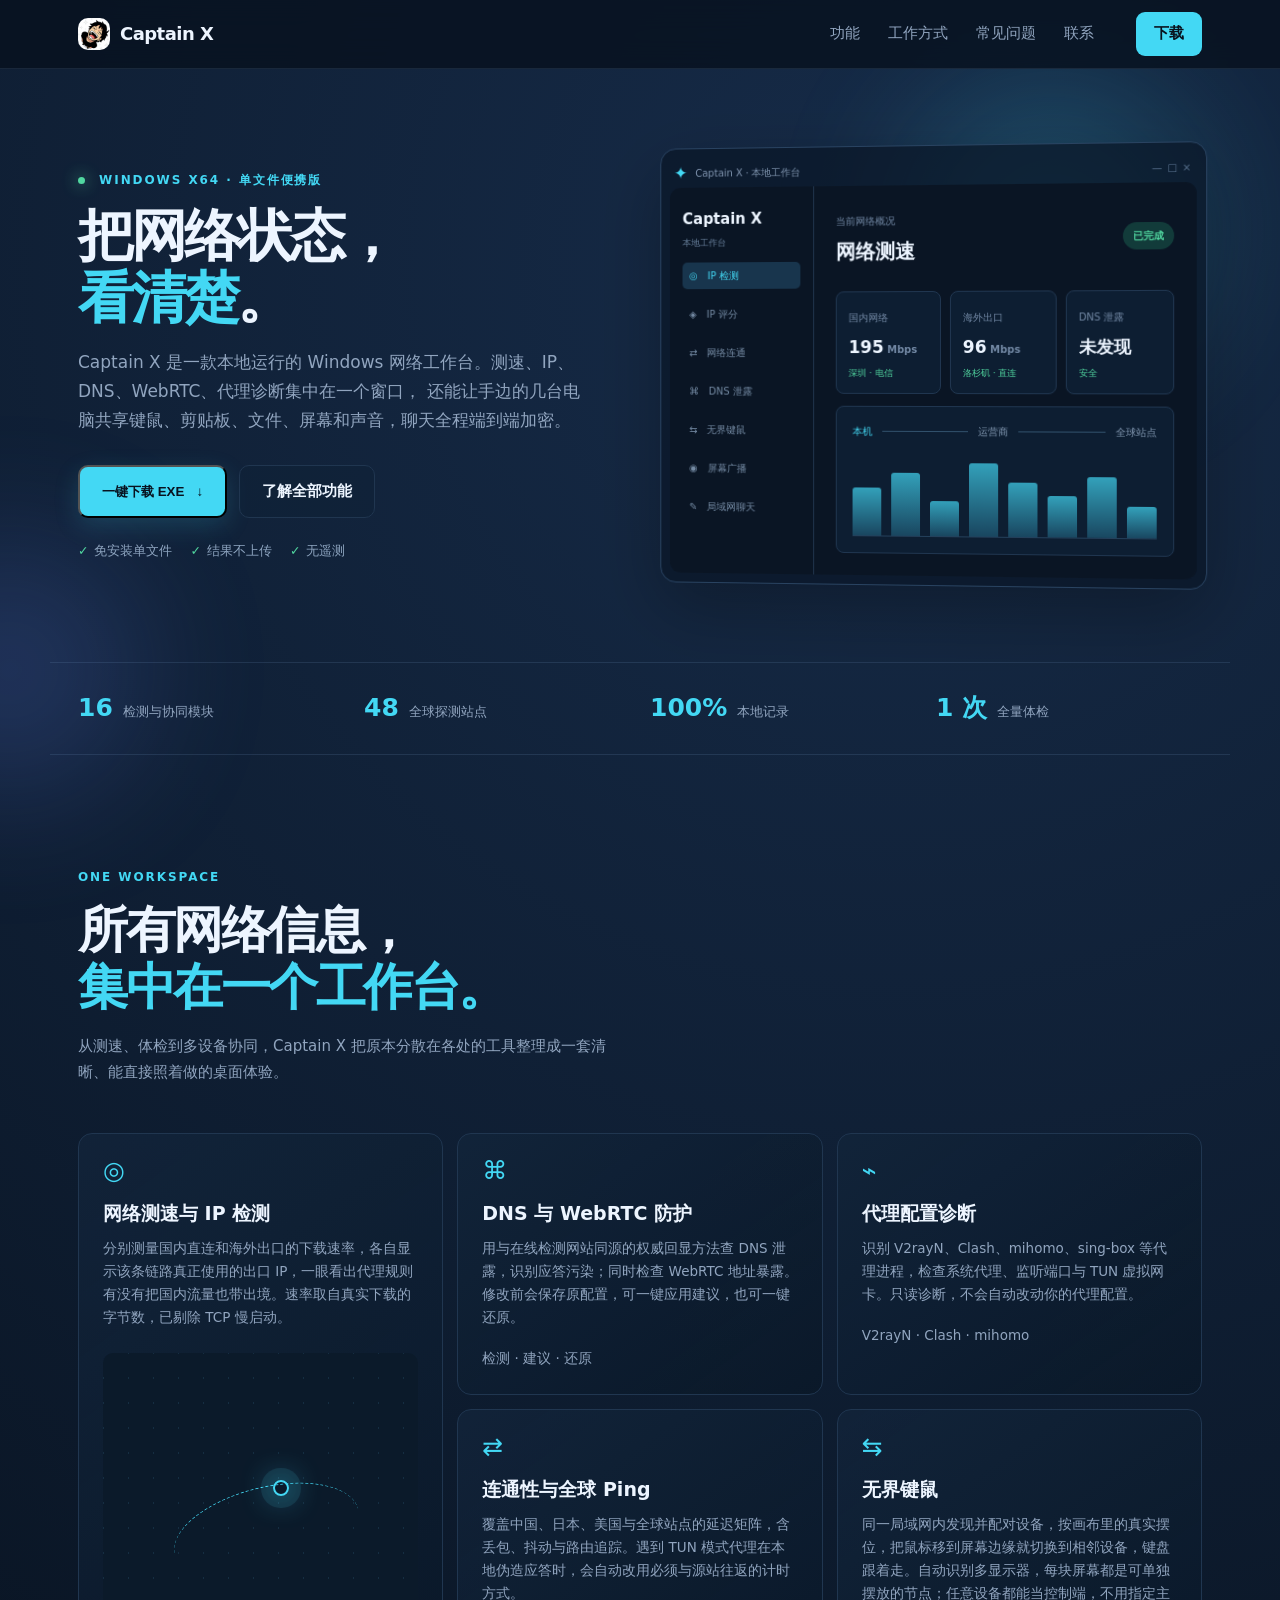
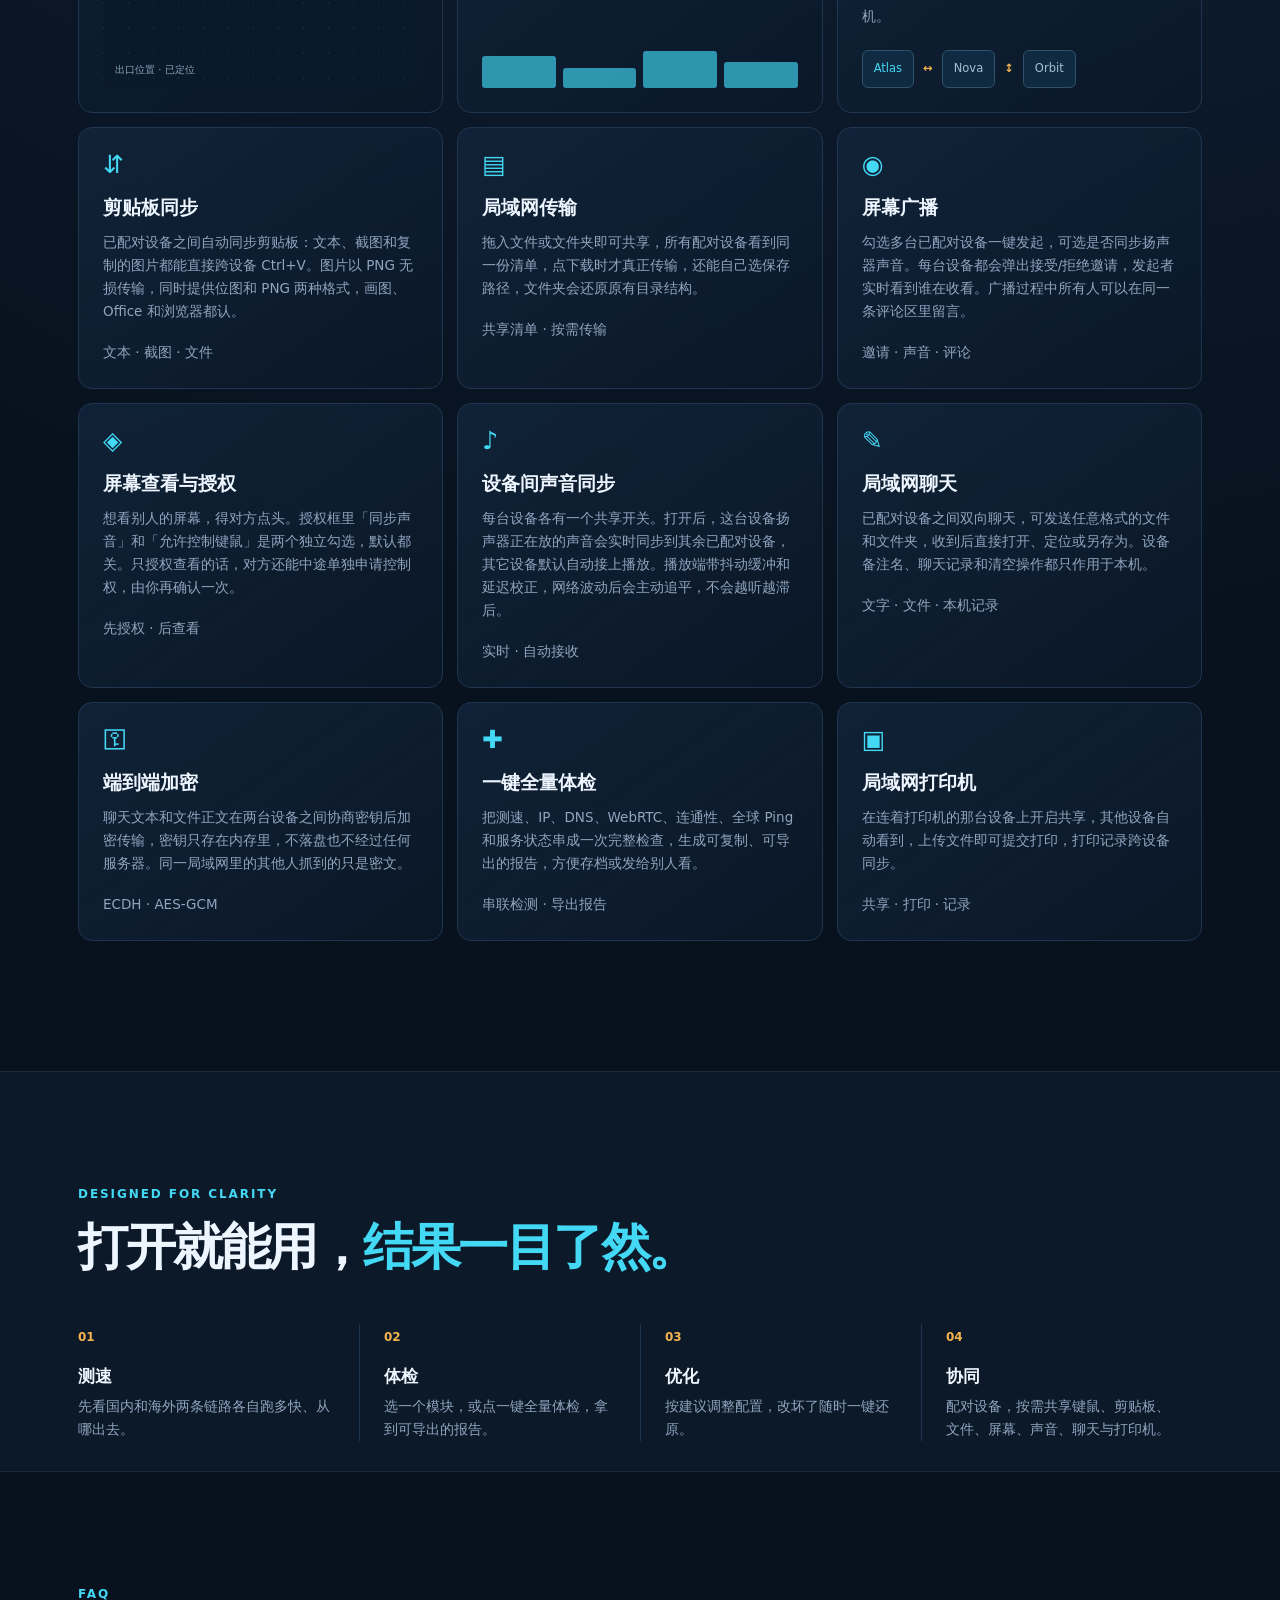
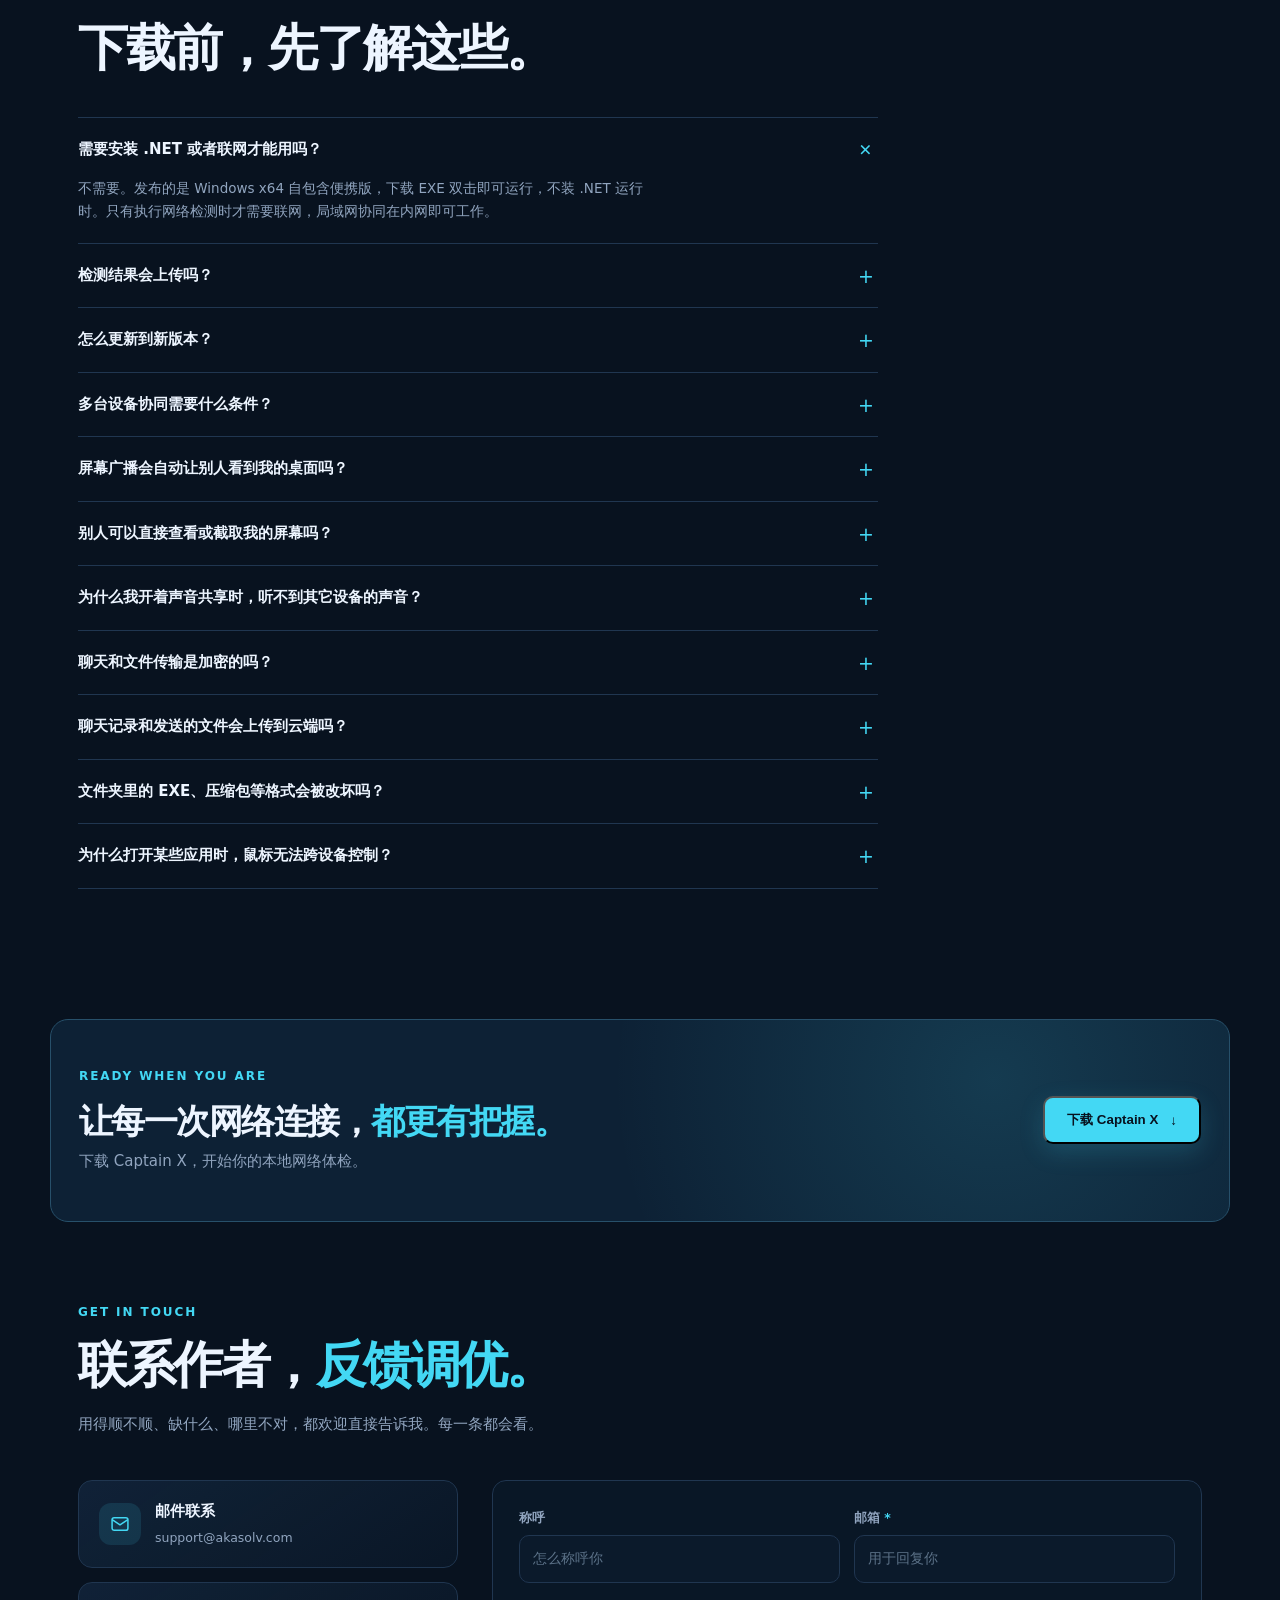
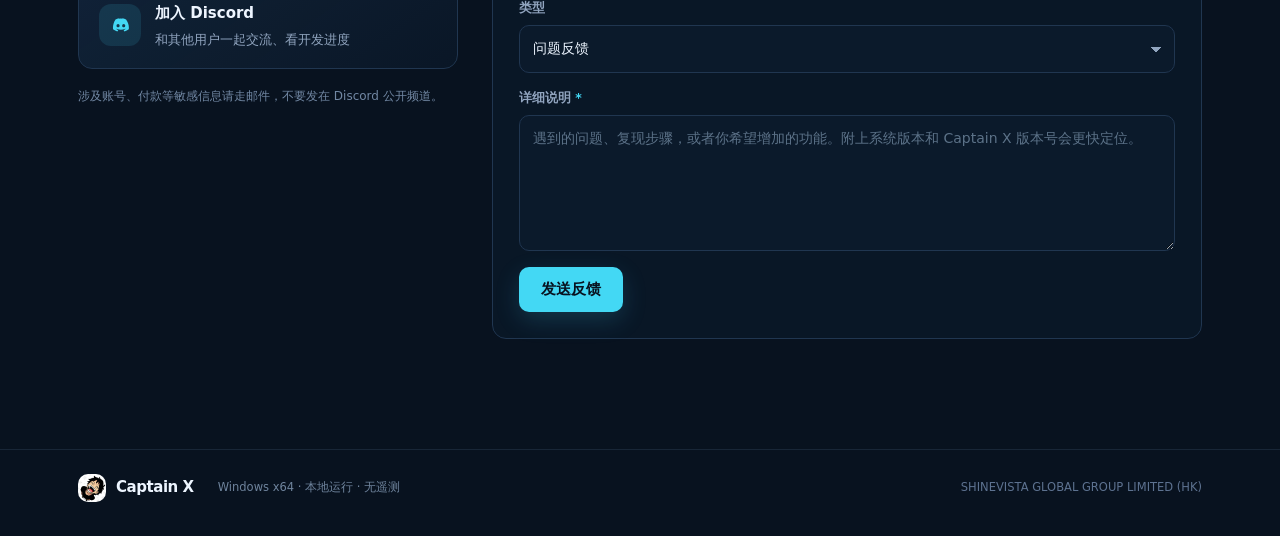
<file: index.html>
<!doctype html>
<html lang="zh-CN">
<head>
  <meta charset="utf-8">
  <meta name="viewport" content="width=device-width, initial-scale=1, viewport-fit=cover">
  <meta name="theme-color" content="#08121f">
  <title>Captain X · 本地网络工作台</title>
  <meta name="description" content="Captain X 是一款本地运行的 Windows 网络工作台：网络测速、IP/DNS/WebRTC 检测、代理诊断，以及跨设备键鼠、文件传输、屏幕广播、声音同步和端到端加密的局域网聊天。单文件便携版，记录只保存在本机。">

  <link rel="icon" type="image/png" sizes="32x32" href="assets/icon-32.png">
  <link rel="icon" type="image/png" sizes="512x512" href="assets/icon-512.png">
  <link rel="apple-touch-icon" href="assets/icon-180.png">

  <meta property="og:type" content="website">
  <meta property="og:title" content="Captain X · 本地网络工作台">
  <meta property="og:description" content="测速、IP/DNS/WebRTC 检测、代理诊断，以及跨设备键鼠、文件传输、屏幕广播、声音同步和加密聊天。单文件便携版，本地运行。">
  <meta property="og:image" content="assets/icon-512.png">
  <meta name="twitter:card" content="summary">

  <link rel="preload" as="image" href="assets/icon-180.png">
  <link rel="stylesheet" href="styles.css">
</head>
<body>
  <div class="ambient ambient-one" aria-hidden="true"></div>
  <div class="ambient ambient-two" aria-hidden="true"></div>

  <a class="skip-link" href="#features">跳到主要内容</a>

  <header class="site-header">
    <div class="header-inner">
      <a class="brand" href="#top" aria-label="Captain X 首页">
        <img src="assets/icon-180.png" width="32" height="32" alt="">
        <span>Captain X</span>
      </a>

      <nav class="main-nav" id="main-nav" aria-label="主导航">
        <a href="#features">功能</a>
        <a href="#workflow">工作方式</a>
        <a href="#faq">常见问题</a>
        <a href="#contact">联系</a>
      </nav>


      <button class="nav-download" type="button" data-download>下载</button>

      <button class="nav-toggle" type="button" aria-expanded="false" aria-controls="main-nav" aria-label="展开导航">
        <span></span><span></span>
      </button>
    </div>
  </header>

  <main id="top">
    <section class="hero section-shell">
      <div class="hero-copy">
        <p class="eyebrow"><span class="status-dot"></span> Windows x64 · 单文件便携版</p>
        <h1>把网络状态，<em>看清楚</em>。</h1>
        <p class="hero-lead">
          Captain X 是一款本地运行的 Windows 网络工作台。测速、IP、DNS、WebRTC、代理诊断集中在一个窗口，
          还能让手边的几台电脑共享键鼠、剪贴板、文件、屏幕和声音，聊天全程端到端加密。
        </p>
        <div class="hero-actions">
          <button class="button button-primary" type="button" data-download>
            一键下载 EXE <span aria-hidden="true">↓</span>
          </button>
          <a class="button button-secondary" href="#features">了解全部功能</a>
        </div>
        <p class="quota-line" data-quota hidden></p>
        <ul class="trust-row">
          <li>免安装单文件</li>
          <li>结果不上传</li>
          <li>无遥测</li>
        </ul>
      </div>

      <div class="hero-visual" aria-label="Captain X 界面预览" role="img">
        <div class="window-top" aria-hidden="true">
          <span class="window-logo">✦</span>
          <span class="window-title">Captain X · 本地工作台</span>
          <span class="window-controls">— □ ×</span>
        </div>
        <div class="dashboard" aria-hidden="true">
          <aside>
            <strong>Captain X</strong>
            <small>本地工作台</small>
            <i class="nav-active">◎　IP 检测</i>
            <i>◈　IP 评分</i>
            <i>⇄　网络连通</i>
            <i>⌘　DNS 泄露</i>
            <i>⇆　无界键鼠</i>
            <i>◉　屏幕广播</i>
            <i>✎　局域网聊天</i>
          </aside>
          <div class="dash-content">
            <div class="dash-heading">
              <div><small>当前网络概况</small><h3>网络测速</h3></div>
              <b>已完成</b>
            </div>
            <div class="metric-grid">
              <div><small>国内网络</small><strong>195<span> Mbps</span></strong><span class="good">深圳 · 电信</span></div>
              <div><small>海外出口</small><strong>96<span> Mbps</span></strong><span class="good">洛杉矶 · 直连</span></div>
              <div><small>DNS 泄露</small><strong>未发现</strong><span class="good">安全</span></div>
            </div>
            <div class="route-card">
              <div class="route-line">
                <span class="route-node active">本机</span><i></i>
                <span class="route-node">运营商</span><i></i>
                <span class="route-node">全球站点</span>
              </div>
              <div class="route-bars">
                <b style="height:58%"></b><b style="height:76%"></b><b style="height:42%"></b><b style="height:88%"></b>
                <b style="height:65%"></b><b style="height:50%"></b><b style="height:72%"></b><b style="height:38%"></b>
              </div>
            </div>
          </div>
        </div>
      </div>
    </section>

    <section class="proof-strip section-shell" aria-label="产品概览">
      <div><strong>16</strong><span>检测与协同模块</span></div>
      <div><strong>48</strong><span>全球探测站点</span></div>
      <div><strong>100%</strong><span>本地记录</span></div>
      <div><strong>1 次</strong><span>全量体检</span></div>
    </section>

    <section id="features" class="section-shell section-block">
      <div class="section-heading">
        <p class="eyebrow">ONE WORKSPACE</p>
        <h2>所有网络信息，<br><em>集中在一个工作台。</em></h2>
        <p>从测速、体检到多设备协同，Captain X 把原本分散在各处的工具整理成一套清晰、能直接照着做的桌面体验。</p>
      </div>

      <div class="feature-grid">
        <article class="feature-card feature-large">
          <span class="feature-icon" aria-hidden="true">◎</span>
          <h3>网络测速与 IP 检测</h3>
          <p>分别测量国内直连和海外出口的下载速率，各自显示该条链路真正使用的出口 IP，一眼看出代理规则有没有把国内流量也带出境。速率取自真实下载的字节数，已剔除 TCP 慢启动。</p>
          <div class="mini-map" aria-hidden="true">
            <span class="map-pulse"></span>
            <span class="map-route"></span>
            <small>出口位置 · 已定位</small>
          </div>
        </article>

        <article class="feature-card">
          <span class="feature-icon" aria-hidden="true">⌘</span>
          <h3>DNS 与 WebRTC 防护</h3>
          <p>用与在线检测网站同源的权威回显方法查 DNS 泄露，识别应答污染；同时检查 WebRTC 地址暴露。修改前会保存原配置，可一键应用建议，也可一键还原。</p>
          <p class="feature-tag">检测 · 建议 · 还原</p>
        </article>

        <article class="feature-card">
          <span class="feature-icon" aria-hidden="true">⌁</span>
          <h3>代理配置诊断</h3>
          <p>识别 V2rayN、Clash、mihomo、sing-box 等代理进程，检查系统代理、监听端口与 TUN 虚拟网卡。只读诊断，不会自动改动你的代理配置。</p>
          <p class="feature-tag">V2rayN · Clash · mihomo</p>
        </article>

        <article class="feature-card">
          <span class="feature-icon" aria-hidden="true">⇄</span>
          <h3>连通性与全球 Ping</h3>
          <p>覆盖中国、日本、美国与全球站点的延迟矩阵，含丢包、抖动与路由追踪。遇到 TUN 模式代理在本地伪造应答时，会自动改用必须与源站往返的计时方式。</p>
          <div class="latency-lines" aria-hidden="true"><i></i><i></i><i></i><i></i></div>
        </article>

        <article class="feature-card">
          <span class="feature-icon" aria-hidden="true">⇆</span>
          <h3>无界键鼠</h3>
          <p>同一局域网内发现并配对设备，按画布里的真实摆位，把鼠标移到屏幕边缘就切换到相邻设备，键盘跟着走。自动识别多显示器，每块屏幕都是可单独摆放的节点；任意设备都能当控制端，不用指定主机。</p>
          <div class="device-flow" aria-hidden="true">
            <span>Atlas</span><b>↔</b><span>Nova</span><b>↕</b><span>Orbit</span>
          </div>
        </article>

        <article class="feature-card">
          <span class="feature-icon" aria-hidden="true">⇵</span>
          <h3>剪贴板同步</h3>
          <p>已配对设备之间自动同步剪贴板：文本、截图和复制的图片都能直接跨设备 Ctrl+V。图片以 PNG 无损传输，同时提供位图和 PNG 两种格式，画图、Office 和浏览器都认。</p>
          <p class="feature-tag">文本 · 截图 · 文件</p>
        </article>

        <article class="feature-card">
          <span class="feature-icon" aria-hidden="true">▤</span>
          <h3>局域网传输</h3>
          <p>拖入文件或文件夹即可共享，所有配对设备看到同一份清单，点下载时才真正传输，还能自己选保存路径，文件夹会还原原有目录结构。</p>
          <p class="feature-tag">共享清单 · 按需传输</p>
        </article>

        <article class="feature-card">
          <span class="feature-icon" aria-hidden="true">◉</span>
          <h3>屏幕广播</h3>
          <p>勾选多台已配对设备一键发起，可选是否同步扬声器声音。每台设备都会弹出接受/拒绝邀请，发起者实时看到谁在收看。广播过程中所有人可以在同一条评论区里留言。</p>
          <p class="feature-tag">邀请 · 声音 · 评论</p>
        </article>

        <article class="feature-card">
          <span class="feature-icon" aria-hidden="true">◈</span>
          <h3>屏幕查看与授权</h3>
          <p>想看别人的屏幕，得对方点头。授权框里「同步声音」和「允许控制键鼠」是两个独立勾选，默认都关。只授权查看的话，对方还能中途单独申请控制权，由你再确认一次。</p>
          <p class="feature-tag">先授权 · 后查看</p>
        </article>

        <article class="feature-card">
          <span class="feature-icon" aria-hidden="true">♪</span>
          <h3>设备间声音同步</h3>
          <p>每台设备各有一个共享开关。打开后，这台设备扬声器正在放的声音会实时同步到其余已配对设备，其它设备默认自动接上播放。播放端带抖动缓冲和延迟校正，网络波动后会主动追平，不会越听越滞后。</p>
          <p class="feature-tag">实时 · 自动接收</p>
        </article>

        <article class="feature-card">
          <span class="feature-icon" aria-hidden="true">✎</span>
          <h3>局域网聊天</h3>
          <p>已配对设备之间双向聊天，可发送任意格式的文件和文件夹，收到后直接打开、定位或另存为。设备备注名、聊天记录和清空操作都只作用于本机。</p>
          <p class="feature-tag">文字 · 文件 · 本机记录</p>
        </article>

        <article class="feature-card">
          <span class="feature-icon" aria-hidden="true">⚿</span>
          <h3>端到端加密</h3>
          <p>聊天文本和文件正文在两台设备之间协商密钥后加密传输，密钥只存在内存里，不落盘也不经过任何服务器。同一局域网里的其他人抓到的只是密文。</p>
          <p class="feature-tag">ECDH · AES-GCM</p>
        </article>

        <article class="feature-card">
          <span class="feature-icon" aria-hidden="true">✚</span>
          <h3>一键全量体检</h3>
          <p>把测速、IP、DNS、WebRTC、连通性、全球 Ping 和服务状态串成一次完整检查，生成可复制、可导出的报告，方便存档或发给别人看。</p>
          <p class="feature-tag">串联检测 · 导出报告</p>
        </article>

        <article class="feature-card">
          <span class="feature-icon" aria-hidden="true">▣</span>
          <h3>局域网打印机</h3>
          <p>在连着打印机的那台设备上开启共享，其他设备自动看到，上传文件即可提交打印，打印记录跨设备同步。</p>
          <p class="feature-tag">共享 · 打印 · 记录</p>
        </article>
      </div>
    </section>

    <section id="workflow" class="workflow section-block">
      <div class="section-shell">
        <div class="section-heading compact">
          <p class="eyebrow">DESIGNED FOR CLARITY</p>
          <h2>打开就能用，<em>结果一目了然。</em></h2>
        </div>
        <ol class="steps">
          <li class="step"><b>01</b><h3>测速</h3><p>先看国内和海外两条链路各自跑多快、从哪出去。</p></li>
          <li class="step"><b>02</b><h3>体检</h3><p>选一个模块，或点一键全量体检，拿到可导出的报告。</p></li>
          <li class="step"><b>03</b><h3>优化</h3><p>按建议调整配置，改坏了随时一键还原。</p></li>
          <li class="step"><b>04</b><h3>协同</h3><p>配对设备，按需共享键鼠、剪贴板、文件、屏幕、声音、聊天与打印机。</p></li>
        </ol>
      </div>
    </section>

    <section id="faq" class="section-shell section-block faq">
      <div class="section-heading compact">
        <p class="eyebrow">FAQ</p>
        <h2>下载前，先了解这些。</h2>
      </div>
      <div class="faq-list">
        <details open>
          <summary>需要安装 .NET 或者联网才能用吗？</summary>
          <p>不需要。发布的是 Windows x64 自包含便携版，下载 EXE 双击即可运行，不装 .NET 运行时。只有执行网络检测时才需要联网，局域网协同在内网即可工作。</p>
        </details>
        <details>
          <summary>检测结果会上传吗？</summary>
          <p>不会。所有检测都在本机完成，结果默认保存在本机，不上传报告，也不含遥测。局域网功能只对你确认过的已配对设备开放。</p>
        </details>
        <details>
          <summary>怎么更新到新版本？</summary>
          <p>应用会自动检查新版本，在左下角弹出提示。点“立即重启更新”会直接升到最新版本，下载到应用所在目录，替换完成后自动删除旧版本并重新启动，不需要手动下载。</p>
        </details>
        <details>
          <summary>多台设备协同需要什么条件？</summary>
          <p>设备处于同一局域网，互相配对（配对需双方确认），并升级到相同版本。发现使用 UDP 45678，协同/文件/聊天使用 TCP 45679，键鼠使用 UDP 45679，屏幕查看和广播使用 TCP 45680；若被防火墙拦截，请允许 Captain X 访问专用网络。</p>
        </details>
        <details>
          <summary>屏幕广播会自动让别人看到我的桌面吗？</summary>
          <p>不会。广播发起后，每台接收设备都会单独弹出置顶邀请，必须点击“接受查看”才会开始画面传输；点“拒绝”不会查看。发起者可以随时结束广播，被查看端也能一键取消。</p>
        </details>
        <details>
          <summary>别人可以直接查看或截取我的屏幕吗？</summary>
          <p>不行。别人发起查看时，你这边会弹出授权框，不同意就连不上。授权框里“同步扬声器声音”和“允许对方控制键鼠”是两个独立勾选，默认都不开——只同意查看的话，对方只能看画面。对方想要控制权得中途再申请一次，由你二次确认。跨设备截图同样需要你当场同意。</p>
          <p>只要屏幕正在被查看或广播，你的页面顶部会一直挂着共享提示，写明是否含声音、是否已交出键鼠控制，随时可以一键取消。</p>
        </details>
        <details>
          <summary>为什么我开着声音共享时，听不到其它设备的声音？</summary>
          <p>这是有意为之，避免回声。声音同步采集的是整台设备的扬声器输出，如果一边播放对方的声音、一边采集再发回去，两台设备就会互相喂声音、越叠越响。所以同一台设备上「共享」和「收听」是互斥的：谁开共享谁出声，其余设备听。关掉共享开关就会恢复接收。</p>
        </details>
        <details>
          <summary>聊天和文件传输是加密的吗？</summary>
          <p>是。聊天文本和文件正文会在两台设备之间协商出会话密钥后加密传输（ECDH 协商 + AES-GCM 加密），密钥只存在内存里，不落盘、不经过任何服务器，同一网络里的其他人抓包只能拿到密文。</p>
          <p>需要说明的是：密钥协商没有和设备身份做绑定校验，所以它能防住「被偷看」，但挡不住能改写流量的主动中间人。建议仍然只在可信网络中使用局域网协同功能。</p>
        </details>
        <details>
          <summary>聊天记录和发送的文件会上传到云端吗？</summary>
          <p>不会。聊天记录、备注名和传输历史只保存到各自设备的本地 Captain X 数据目录；聊天和文件只在已配对设备之间传输，不经过 Captain X 云端。</p>
        </details>
        <details>
          <summary>文件夹里的 EXE、压缩包等格式会被改坏吗？</summary>
          <p>完整传输后会按原目录、原文件名和原扩展名还原。传输中使用隐藏临时分片目录，接收完成并校验长度后才生成正式文件名，因此不会把 .part 当成最终文件。</p>
        </details>
        <details>
          <summary>为什么打开某些应用时，鼠标无法跨设备控制？</summary>
          <p>因为这些窗口的输入权限高于 Captain X，Windows 会直接拦掉外部程序送进去的键鼠事件。常见的是三种情况：</p>
          <ul>
            <li><strong>以管理员身份运行的程序</strong>——任务管理器、注册表编辑器、提权安装程序等。Windows 不允许普通权限的进程向更高权限的窗口发送输入。<em>这一种可以解决：把两台设备上的 Captain X 都改成以管理员身份运行。</em></li>
            <li><strong>系统安全桌面</strong>——UAC 提权弹窗、Ctrl+Alt+Del、锁屏和登录界面。这块运行在独立桌面上，任何第三方程序都无法在其中注入输入，属于系统设计，只能用那台设备自己的键鼠操作。</li>
            <li><strong>游戏与带反作弊的程序</strong>——它们直接读取鼠标的原始输入数据，而不是看光标位置，反作弊模块还会主动过滤掉带「注入」标记的合成事件。</li>
          </ul>
          <p>键盘受同样的限制。如果只是某一个窗口点不动，先确认它是不是以管理员身份启动的。</p>
        </details>
      </div>
    </section>

    <section class="final-cta section-shell">
      <div class="final-cta-copy">
        <p class="eyebrow">READY WHEN YOU ARE</p>
        <h2>让每一次网络连接，<em>都更有把握。</em></h2>
        <p>下载 Captain X，开始你的本地网络体检。</p>
      </div>
      <div class="final-cta-action">
        <button class="button button-primary" type="button" data-download>
          下载 Captain X <span aria-hidden="true">↓</span>
        </button>
        <p class="quota-line" data-quota hidden></p>
      </div>
    </section>

    <section id="contact" class="section-shell contact">
      <div class="section-heading compact">
        <p class="eyebrow">GET IN TOUCH</p>
        <h2>联系作者，<em>反馈调优。</em></h2>
        <p>用得顺不顺、缺什么、哪里不对，都欢迎直接告诉我。每一条都会看。</p>
      </div>

      <div class="contact-grid">
        <div class="contact-side">
          <a class="contact-card" href="mailto:support@akasolv.com">
            <span class="contact-icon" aria-hidden="true">
              <svg viewBox="0 0 24 24" width="20" height="20" fill="none" stroke="currentColor" stroke-width="1.8" stroke-linecap="round" stroke-linejoin="round">
                <rect x="2.5" y="4.5" width="19" height="15" rx="2.5"/><path d="m3 7 9 6 9-6"/>
              </svg>
            </span>
            <span class="contact-text">
              <strong>邮件联系</strong>
              <small>support@akasolv.com</small>
            </span>
          </a>

          <a class="contact-card" href="https://discord.gg/pV2ZgarCv" target="_blank" rel="noopener">
            <span class="contact-icon" aria-hidden="true">
              <svg viewBox="0 0 24 24" width="20" height="20" fill="currentColor">
                <path d="M19.27 5.33A16.9 16.9 0 0 0 15.1 4l-.2.38a15.7 15.7 0 0 1 3.7 1.19 12.6 12.6 0 0 0-10.9-.4c-.36.16-.58.28-.58.28a15.9 15.9 0 0 1 3.9-1.24L10.8 4a16.9 16.9 0 0 0-4.17 1.33C4 9.36 3.29 13.28 3.64 17.15A17 17 0 0 0 8.8 19.7l1.05-1.44c-.9-.34-1.71-.79-2.4-1.34l.5-.36a12.1 12.1 0 0 0 10.3 0l.5.36c-.7.55-1.5 1-2.4 1.34l1.04 1.44a17 17 0 0 0 5.17-2.55c.42-4.48-.71-8.36-3.29-11.82ZM9.68 14.8c-1 0-1.83-.92-1.83-2.05s.8-2.06 1.83-2.06 1.85.93 1.83 2.06c0 1.13-.81 2.05-1.83 2.05Zm6.75 0c-1 0-1.83-.92-1.83-2.05s.8-2.06 1.83-2.06 1.84.93 1.83 2.06c0 1.13-.81 2.05-1.83 2.05Z"/>
              </svg>
            </span>
            <span class="contact-text">
              <strong>加入 Discord</strong>
              <small>和其他用户一起交流、看开发进度</small>
            </span>
          </a>

          <p class="contact-note">涉及账号、付款等敏感信息请走邮件，不要发在 Discord 公开频道。</p>
        </div>

        <!-- 表单由 FormSubmit 代收后转发到 Captain@akasolv.com。
             首次提交后需要到该邮箱点确认链接激活，之后才会正常收到。
             激活后可以在 FormSubmit 后台换成哈希地址替换掉 action 里的明文邮箱，避免被爬虫采集。 -->
        <form class="feedback-form" action="https://formsubmit.co/Captain@akasolv.com" method="POST" novalidate>
          <input type="hidden" name="_subject" value="Captain X 网站反馈">
          <input type="hidden" name="_template" value="table">
          <input type="hidden" name="_captcha" value="false">
          <!-- 蜜罐字段：正常用户看不到，机器人填了就会被丢弃 -->
          <input type="text" name="_honey" tabindex="-1" autocomplete="off" aria-hidden="true">

          <div class="field-row">
            <label class="field">
              <span>称呼</span>
              <input type="text" name="name" autocomplete="name" placeholder="怎么称呼你">
            </label>
            <label class="field">
              <span>邮箱 <i>*</i></span>
              <input type="email" name="email" required autocomplete="email" placeholder="用于回复你">
            </label>
          </div>

          <label class="field">
            <span>类型</span>
            <select name="type">
              <option>问题反馈</option>
              <option>功能建议</option>
              <option>使用咨询</option>
              <option>其它</option>
            </select>
          </label>

          <label class="field">
            <span>详细说明 <i>*</i></span>
            <textarea name="message" rows="5" required placeholder="遇到的问题、复现步骤，或者你希望增加的功能。附上系统版本和 Captain X 版本号会更快定位。"></textarea>
          </label>

          <div class="form-actions">
            <button class="button button-primary" type="submit">发送反馈</button>
            <p class="form-status" role="status" aria-live="polite"></p>
          </div>
        </form>
      </div>
    </section>
  </main>

  <footer class="site-footer">
    <div class="section-shell footer-inner">
      <a class="brand" href="#top">
        <img src="assets/icon-180.png" width="28" height="28" alt="">
        <span>Captain X</span>
      </a>
      <p class="footer-meta">Windows x64 · 本地运行 · 无遥测</p>
      <p class="footer-publisher">SHINEVISTA GLOBAL GROUP LIMITED (HK)</p>
    </div>
  </footer>

  <!-- 邀请码校验。真正的判定在服务端，这里只负责收集和展示结果。 -->
  <div class="invite-mask" hidden>
    <div class="invite-card" role="dialog" aria-modal="true" aria-labelledby="invite-title">
      <button class="invite-close" type="button" aria-label="关闭">×</button>
      <p class="eyebrow">INVITE ONLY</p>
      <h3 id="invite-title">输入邀请码下载</h3>
      <p class="invite-lead">Captain X 目前仅向持有邀请码的用户开放下载。邀请码每天更新一次。</p>
      <p class="quota-line invite-quota" data-quota hidden></p>
      <form class="invite-form" autocomplete="off">
        <input class="invite-input" type="text" name="code" inputmode="latin" spellcheck="false"
               maxlength="16" placeholder="请输入邀请码" aria-label="邀请码">
        <button class="button button-primary invite-submit" type="submit">验证并下载</button>
      </form>
      <p class="invite-status" role="status" aria-live="polite"></p>
      <p class="invite-foot">没有邀请码？到页面底部的联系方式向作者索取。</p>
    </div>
  </div>

  <div class="download-toast" role="status" aria-live="polite">开始下载 Captain X…</div>
  <script src="config.js" defer></script>
  <script src="script.js" defer></script>
</body>
</html>
</file>
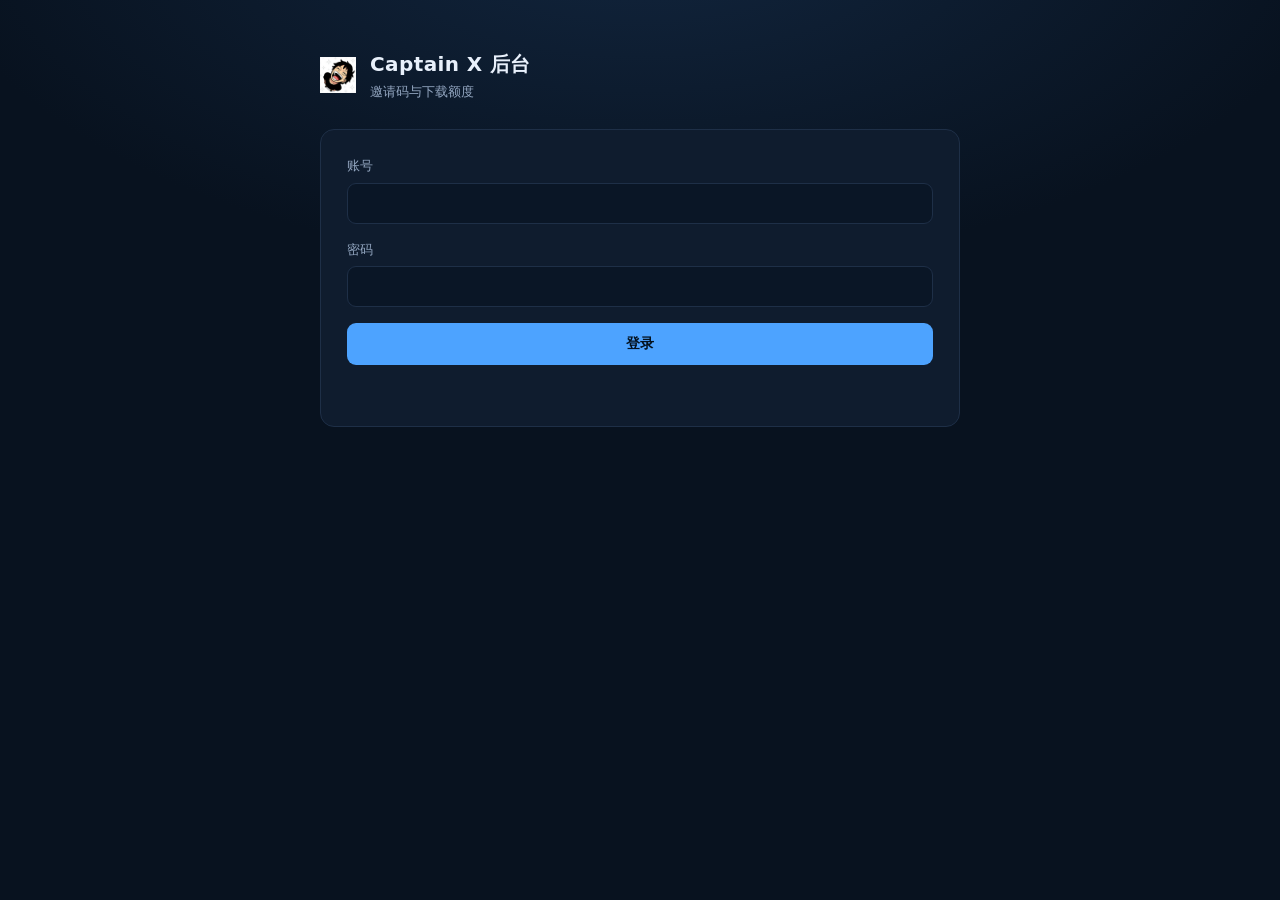
<file: admin/index.html>
<!doctype html>
<html lang="zh-CN">
<head>
  <meta charset="utf-8">
  <meta name="viewport" content="width=device-width, initial-scale=1">
  <meta name="theme-color" content="#08121f">
  <!-- 这页不该出现在搜索结果里 -->
  <meta name="robots" content="noindex, nofollow">
  <title>后台 · Captain X</title>
  <link rel="icon" type="image/png" sizes="32x32" href="../assets/icon-32.png">
  <link rel="stylesheet" href="admin.css">
</head>
<body>
  <main class="admin-shell">
    <header class="admin-head">
      <img src="../assets/icon-180.png" width="36" height="36" alt="">
      <div>
        <h1>Captain X 后台</h1>
        <p class="admin-sub">邀请码与下载额度</p>
      </div>
    </header>

    <!-- 登录 -->
    <section class="admin-panel" data-view="login">
      <form class="admin-form" autocomplete="off">
        <label>
          <span>账号</span>
          <input class="admin-user" type="text" name="username" autocomplete="username" required>
        </label>
        <label>
          <span>密码</span>
          <input class="admin-pass" type="password" name="password" autocomplete="current-password" required>
        </label>
        <button class="admin-button admin-login" type="submit">登录</button>
        <p class="admin-status" role="status" aria-live="polite"></p>
      </form>
    </section>

    <div data-view="codes" hidden>
      <!-- 每日下载额度 -->
      <section class="admin-panel admin-quota">
        <h2 class="admin-h2">今日下载</h2>
        <p class="quota-figure"><strong class="quota-used">—</strong><span class="quota-of"></span></p>
        <div class="quota-bar" aria-hidden="true"><i class="quota-fill"></i></div>

        <form class="quota-form" autocomplete="off">
          <label>
            <span>每日上限</span>
            <input class="quota-input" type="number" min="0" step="1" inputmode="numeric" placeholder="0">
          </label>
          <button class="admin-button quota-save" type="submit">保存</button>
          <button class="admin-button admin-ghost quota-reset" type="button">今日计数清零</button>
        </form>
        <p class="admin-status quota-status" role="status" aria-live="polite"></p>
        <p class="admin-note">填 0 表示不限量。改完即时生效，前台页面会自动跟着变。</p>
      </section>

      <!-- 邀请码 -->
      <section class="admin-panel">
        <div class="admin-toolbar">
          <h2 class="admin-h2">邀请码</h2>
          <label class="admin-days">
            往后看
            <select class="admin-range">
              <option value="1">今天</option>
              <option value="7" selected>7 天</option>
              <option value="14">14 天</option>
              <option value="31">31 天</option>
            </select>
          </label>
          <button class="admin-button admin-ghost admin-refresh" type="button">刷新</button>
          <button class="admin-button admin-ghost admin-logout" type="button">退出登录</button>
        </div>

        <ul class="code-list"></ul>
        <p class="admin-status admin-codes-status" role="status" aria-live="polite"></p>
        <p class="admin-note">
          邀请码每天 0 点（东八区）自动更换，无需人工维护。昨天的码仍然可用，
          方便临近零点拿到码的人。把码泄露出去时，点当天那一行的「换一组」立刻作废重发。
        </p>
      </section>
    </div>
  </main>

  <script src="../config.js" defer></script>
  <script src="admin.js" defer></script>
</body>
</html>
</file>
<file: styles.css>
/* Captain X landing page
   单一样式表：之前 styles.css 和 layout-overrides.css 各写一套 feature-grid，
   两边的列数和高度互相覆盖，改任何一处都可能在某个宽度上错位，所以合并到这里。 */

:root {
  --bg: #08121f;
  --panel: #0e1b2c;
  --panel-2: #12243a;
  --line: #203650;
  --line-soft: rgba(127, 163, 203, .14);
  --text: #edf5ff;
  --muted: #91a5bf;
  --faint: #7288a4;
  --cyan: #43d8f4;
  --blue: #6c8cff;
  --gold: #f4b34e;
  --green: #51d7a0;

  --shell: 1180px;
  --pad: clamp(18px, 4vw, 28px);
  --radius: 14px;
  --ease: cubic-bezier(.22, .61, .36, 1);
}

*, *::before, *::after { box-sizing: border-box; }

html {
  scroll-behavior: smooth;
  /* 顶栏是吸顶的，锚点跳转要留出它的高度，否则标题会被压在栏下面 */
  scroll-padding-top: 88px;
  -webkit-text-size-adjust: 100%;
}

body {
  margin: 0;
  background: radial-gradient(circle at 70% 5%, #162b48 0, #08121f 38%), var(--bg);
  color: var(--text);
  font: 15px/1.7 Inter, "Segoe UI", "Microsoft YaHei", system-ui, sans-serif;
  overflow-x: hidden;
  -webkit-font-smoothing: antialiased;
}

img { max-width: 100%; height: auto; }

::selection { background: rgba(67, 216, 244, .28); }

:focus-visible { outline: 2px solid var(--cyan); outline-offset: 3px; border-radius: 6px; }

.skip-link {
  position: absolute;
  left: -9999px;
  top: 12px;
  z-index: 60;
  background: var(--cyan);
  color: #08121f;
  padding: 10px 16px;
  border-radius: 8px;
  font-weight: 700;
  text-decoration: none;
}
.skip-link:focus { left: 16px; }

/* 背景光晕。用 transform: translateZ(0) 让它单独成层，
   滚动时不会连带把整页内容拉进重绘。 */
.ambient {
  position: fixed;
  z-index: -1;
  filter: blur(70px);
  opacity: .2;
  border-radius: 50%;
  pointer-events: none;
  transform: translateZ(0);
}
.ambient-one { width: 300px; height: 300px; background: var(--cyan); right: 6%; top: 80px; }
.ambient-two { width: 260px; height: 260px; background: var(--blue); left: -120px; top: 60%; }

.section-shell {
  width: 100%;
  max-width: var(--shell);
  margin-inline: auto;
  padding-inline: var(--pad);
}

/* ---------------------------------------------------------------- 顶栏 */

.site-header {
  position: sticky;
  top: 0;
  z-index: 50;
  background: rgba(8, 18, 31, .82);
  backdrop-filter: blur(14px);
  -webkit-backdrop-filter: blur(14px);
  border-bottom: 1px solid var(--line-soft);
}

.header-inner {
  max-width: var(--shell);
  margin-inline: auto;
  padding-inline: var(--pad);
  min-height: 68px;
  display: flex;
  align-items: center;
  gap: clamp(16px, 4vw, 42px);
}

.brand {
  display: inline-flex;
  align-items: center;
  gap: 10px;
  color: var(--text);
  text-decoration: none;
  font-size: 18px;
  font-weight: 750;
  letter-spacing: -.03em;
  white-space: nowrap;
}
.brand img { width: 32px; height: 32px; border-radius: 10px; object-fit: cover; }

.main-nav { display: flex; gap: clamp(18px, 3vw, 28px); margin-left: auto; }
.main-nav a { color: var(--muted); text-decoration: none; transition: color .18s var(--ease); }
.main-nav a:hover { color: var(--cyan); }

.nav-download {
  /* 这个入口现在是 <button>（点击打开邀请码弹窗），按钮的默认样式要抹掉 */
  border: 0;
  cursor: pointer;
  font: inherit;
  font-weight: 700;
  color: #09121e;
  text-decoration: none;
  background: var(--cyan);
  font-weight: 700;
  padding: 9px 18px;
  border-radius: 9px;
  white-space: nowrap;
  transition: transform .18s var(--ease), box-shadow .18s var(--ease);
}
.nav-download:hover { transform: translateY(-1px); box-shadow: 0 8px 22px rgba(67, 216, 244, .22); }


/* 汉堡按钮只在窄屏出现 */
.nav-toggle {
  display: none;
  width: 40px;
  height: 36px;
  border: 1px solid var(--line);
  border-radius: 9px;
  background: rgba(16, 34, 56, .6);
  cursor: pointer;
  padding: 0;
  place-items: center;
  gap: 5px;
}
.nav-toggle span {
  display: block;
  width: 16px;
  height: 1.5px;
  background: var(--text);
  transition: transform .22s var(--ease), opacity .22s var(--ease);
}
.nav-toggle[aria-expanded="true"] span:first-child { transform: translateY(3.25px) rotate(45deg); }
.nav-toggle[aria-expanded="true"] span:last-child { transform: translateY(-3.25px) rotate(-45deg); }

/* ---------------------------------------------------------------- 首屏 */

.hero {
  display: grid;
  grid-template-columns: minmax(0, 1fr) minmax(0, 1.06fr);
  gap: clamp(32px, 5vw, 60px);
  align-items: center;
  padding-block: clamp(48px, 7vw, 76px);
}

.hero-copy { min-width: 0; }

.eyebrow {
  color: var(--cyan);
  font-size: 12px;
  font-weight: 800;
  letter-spacing: .16em;
  text-transform: uppercase;
  margin: 0 0 15px;
}
.status-dot {
  display: inline-block;
  width: 7px; height: 7px;
  border-radius: 50%;
  background: var(--green);
  box-shadow: 0 0 15px var(--green);
  margin-right: 8px;
}

/* 上限压到 56px：再大就会超出左栏宽度，中文没有空格可断，
   标题会从「把网络状/态，」这种词中间折行。 */
.hero h1 {
  font-size: clamp(34px, 4.6vw, 56px);
  line-height: 1.1;
  letter-spacing: -.055em;
  margin: 0 0 20px;
  text-wrap: balance;
}
.hero h1 em, .section-heading em, .final-cta em { font-style: normal; color: var(--cyan); }

.hero-lead { max-width: 54ch; color: var(--muted); font-size: clamp(15px, 1.6vw, 17px); margin: 0; }

.hero-actions { display: flex; flex-wrap: wrap; gap: 12px; margin: 30px 0 22px; }

.button {
  display: inline-flex;
  align-items: center;
  gap: 12px;
  text-decoration: none;
  border-radius: 10px;
  padding: 13px 22px;
  font-weight: 750;
  white-space: nowrap;
  transition: transform .18s var(--ease), box-shadow .18s var(--ease), border-color .18s var(--ease);
}
.button:hover { transform: translateY(-2px); }
.button-primary { color: #08121f; background: var(--cyan); box-shadow: 0 8px 25px rgba(67, 216, 244, .17); }
.button-primary:hover { box-shadow: 0 14px 34px rgba(67, 216, 244, .26); }
.button-secondary { color: var(--text); border: 1px solid var(--line); background: rgba(16, 34, 56, .6); }
.button-secondary:hover { border-color: #3e678b; }

.trust-row {
  display: flex;
  flex-wrap: wrap;
  gap: 8px 18px;
  margin: 0;
  padding: 0;
  list-style: none;
  color: #8da4bf;
  font-size: 12.5px;
}
.trust-row li::before { content: "✓"; color: var(--green); margin-right: 6px; }

/* 界面预览。min-width:0 很关键：网格子项默认 min-width:auto，
   里面的仪表盘一旦比列宽，整块就会把首屏撑出横向滚动条。 */
.hero-visual {
  min-width: 0;
  background: rgba(9, 22, 38, .72);
  border: 1px solid #294361;
  border-radius: 16px;
  padding: 9px;
  box-shadow: 0 25px 70px rgba(0, 0, 0, .28);
  transform: perspective(1100px) rotateY(-4deg);
}

.window-top { height: 30px; color: #7f94ae; font-size: 10px; display: flex; align-items: center; gap: 8px; padding-inline: 4px; }
.window-logo { color: var(--cyan); font-size: 17px; }
.window-title { overflow: hidden; text-overflow: ellipsis; white-space: nowrap; }
.window-controls { margin-left: auto; color: #58718e; letter-spacing: .1em; }

.dashboard {
  display: grid;
  grid-template-columns: 148px minmax(0, 1fr);
  background: #0a1524;
  border-radius: 11px;
  overflow: hidden;
}
.dashboard aside { border-right: 1px solid #20344c; padding: 20px 13px; display: flex; flex-direction: column; gap: 12px; min-width: 0; }
.dashboard aside strong { font-size: 15px; }
.dashboard aside small { color: #68809c; font-size: 9px; margin-top: -9px; }
.dashboard aside i {
  font-style: normal; color: #758ba4; font-size: 10px;
  padding: 5px 7px; border-radius: 5px;
  white-space: nowrap; overflow: hidden; text-overflow: ellipsis;
}
.dashboard aside .nav-active { color: var(--cyan); background: #18354d; }

.dash-content { padding: 22px; min-width: 0; }
.dash-heading { display: flex; justify-content: space-between; align-items: center; gap: 12px; }
.dash-heading small, .metric-grid small { color: var(--faint); font-size: 10px; }
.dash-heading h3 { font-size: clamp(17px, 1.8vw, 20px); margin: 1px 0; }
.dash-heading b { font-size: 10px; color: var(--green); background: #123b3a; border-radius: 20px; padding: 5px 10px; white-space: nowrap; }

.metric-grid { display: grid; grid-template-columns: repeat(3, minmax(0, 1fr)); gap: 9px; margin-top: 22px; }
.metric-grid > div { border: 1px solid var(--line); background: #0d1e32; border-radius: 8px; padding: 12px; min-width: 0; }
.metric-grid strong { display: block; font-size: clamp(14px, 1.5vw, 17px); margin: 4px 0; white-space: nowrap; }
.metric-grid strong span { font-size: 10px; color: var(--faint); }
.metric-grid .good { font-size: 9px; color: var(--green); display: block; white-space: nowrap; overflow: hidden; text-overflow: ellipsis; }

.route-card { margin-top: 12px; border: 1px solid var(--line); background: #0d1e32; border-radius: 8px; padding: 16px; }
.route-line { display: flex; align-items: center; color: #8298b1; font-size: 10px; }
.route-line i { height: 1px; background: #31516c; flex: 1; margin: 0 10px; }
.route-node { white-space: nowrap; }
.route-node.active { color: var(--cyan); }
.route-bars { height: 84px; display: flex; align-items: end; gap: 10px; margin-top: 13px; border-bottom: 1px solid #24405b; }
.route-bars b { display: block; flex: 1; background: linear-gradient(var(--cyan), #1e5773); border-radius: 3px 3px 0 0; opacity: .7; }

/* ---------------------------------------------------------------- 数据条 */

.proof-strip {
  padding-block: 24px;
  border-top: 1px solid rgba(127, 163, 203, .16);
  border-bottom: 1px solid rgba(127, 163, 203, .16);
  display: grid;
  grid-template-columns: repeat(4, minmax(0, 1fr));
  gap: 18px 20px;
}
.proof-strip div { display: flex; align-items: baseline; gap: 10px; min-width: 0; }
.proof-strip strong { font-size: clamp(20px, 2.4vw, 25px); color: var(--cyan); }
.proof-strip span { color: var(--muted); font-size: 12.5px; }

/* ---------------------------------------------------------------- 区块 */

.section-block { padding-block: clamp(64px, 9vw, 112px) 30px; }

.section-heading { max-width: 640px; }
.section-heading.compact { max-width: 720px; }
.section-heading h2 {
  font-size: clamp(28px, 4.4vw, 50px);
  line-height: 1.14;
  letter-spacing: -.05em;
  margin: 0 0 18px;
  text-wrap: balance;
}
.section-heading > p:last-child { color: var(--muted); max-width: 56ch; margin: 0; }

/* 功能网格。用 12 列做不对称排布，一处定义，不再靠覆盖文件打补丁。 */
.feature-grid {
  display: grid;
  grid-template-columns: repeat(12, minmax(0, 1fr));
  gap: 14px;
  margin-top: clamp(32px, 5vw, 48px);
}

.feature-card {
  grid-column: span 4;
  display: flex;
  flex-direction: column;
  min-height: 236px;
  background: linear-gradient(145deg, rgba(18, 36, 58, .9), rgba(10, 24, 40, .85));
  border: 1px solid var(--line);
  border-radius: var(--radius);
  padding: 24px;
  position: relative;
  overflow: hidden;
  /* transition 必须写在基础规则上：只写在 :hover 里的话，
     鼠标移开是瞬间弹回去的，看起来就像卡了一下。 */
  transition: transform .25s var(--ease), border-color .25s var(--ease), box-shadow .25s var(--ease);
}
.feature-card:hover {
  border-color: #3e678b;
  transform: translateY(-3px);
  box-shadow: 0 18px 40px rgba(0, 0, 0, .28);
}

/* 大卡占 4 列 × 2 行，其余每张占 4 列 × 1 行。
   前两行被大卡吃掉一个位置，只放得下 4 张普通卡，之后每行放 3 张，
   所以普通卡的数量要满足 4 + 3n 才能把最后一行填满：7、10、13 张都行。
   当前是 13 张普通卡 + 1 张大卡，正好铺满 5 行。
   数量不对的话最后一行右侧会空出一块，看起来像漏了内容。 */
.feature-large { grid-column: span 4; grid-row: span 2; }

.feature-icon { color: var(--cyan); font-size: 25px; line-height: 1; }
.feature-card h3 { font-size: 19px; margin: 14px 0 8px; }
.feature-card p { color: var(--muted); margin: 0; font-size: 13.5px; }

.feature-tag {
  margin-top: auto;
  padding-top: 18px;
  color: #79d6e8;
  font-size: 11.5px;
}

.mini-map {
  flex: 1;
  min-height: 150px;
  margin-top: 24px;
  border-radius: 10px;
  background:
    linear-gradient(135deg, #152e42 1px, transparent 1px),
    linear-gradient(45deg, #152e42 1px, transparent 1px),
    #0b1a2a;
  background-size: 25px 25px;
  position: relative;
  overflow: hidden;
}
.map-pulse {
  position: absolute; width: 16px; height: 16px;
  border: 2px solid var(--cyan); border-radius: 50%;
  left: 54%; top: 38%;
  box-shadow: 0 0 0 12px rgba(67, 216, 244, .1), 0 0 30px var(--cyan);
}
.map-route {
  position: absolute; width: 60%; height: 90px;
  border-top: 1px dashed var(--cyan); border-radius: 50%;
  left: 22%; top: 40%; transform: rotate(-14deg);
}
.mini-map small { position: absolute; bottom: 10px; left: 12px; color: #89a4bd; font-size: 10px; }

.latency-lines { margin-top: auto; padding-top: 22px; display: flex; gap: 7px; align-items: end; height: 62px; }
.latency-lines i { flex: 1; background: var(--cyan); opacity: .65; border-radius: 3px; height: 80%; }
.latency-lines i:nth-child(2) { height: 48%; }
.latency-lines i:nth-child(3) { height: 92%; }
.latency-lines i:nth-child(4) { height: 65%; }

.device-flow { display: flex; flex-wrap: wrap; align-items: center; gap: 9px; margin-top: auto; padding-top: 22px; color: #a9bed2; font-size: 11.5px; }
.device-flow span { border: 1px solid #2e516e; background: #102a42; border-radius: 6px; padding: 8px 11px; }
.device-flow span:first-child { color: var(--cyan); }
.device-flow b { color: var(--gold); }

/* ---------------------------------------------------------------- 步骤 */

.workflow {
  background: #0b1929;
  border-top: 1px solid rgba(127, 163, 203, .12);
  border-bottom: 1px solid rgba(127, 163, 203, .12);
  margin-top: clamp(60px, 8vw, 100px);
}

.steps {
  display: grid;
  grid-template-columns: repeat(4, minmax(0, 1fr));
  gap: 0;
  margin: clamp(32px, 5vw, 48px) 0 0;
  padding: 0;
  list-style: none;
}
.step { border-left: 1px solid var(--line); padding: 0 24px; min-width: 0; }
.step:first-child { border-left: 0; padding-left: 0; }
.step b { color: var(--gold); font-size: 12px; }
.step h3 { margin: 13px 0 4px; font-size: 17px; }
.step p { color: var(--muted); font-size: 13.5px; margin: 0; }

/* ---------------------------------------------------------------- FAQ */

.faq-list { max-width: 800px; margin-top: clamp(28px, 4vw, 40px); }
.faq details { border-top: 1px solid var(--line); padding: 4px 0; }
.faq details:last-child { border-bottom: 1px solid var(--line); }
.faq summary {
  cursor: pointer;
  font-weight: 700;
  padding: 15px 34px 15px 0;
  position: relative;
  list-style: none;
}
.faq summary::-webkit-details-marker { display: none; }
.faq summary::after {
  content: "+";
  position: absolute; right: 4px; top: 50%;
  transform: translateY(-50%);
  color: var(--cyan);
  font-size: 19px;
  font-weight: 500;
  transition: transform .2s var(--ease);
}
.faq details[open] summary::after { transform: translateY(-50%) rotate(45deg); }
.faq details p { color: var(--muted); font-size: 13.5px; max-width: 68ch; margin: 0 0 16px; }
.faq details ul { color: var(--muted); font-size: 13.5px; max-width: 68ch; margin: 0 0 16px; padding-left: 18px; }
.faq details li { margin-bottom: 9px; line-height: 1.7; }
.faq details li::marker { color: var(--cyan); }
.faq details li strong { color: var(--text); font-weight: 650; }
.faq details li em { color: var(--cyan); font-style: normal; }

/* ---------------------------------------------------------------- CTA / 页脚 */

.final-cta {
  margin-block: clamp(60px, 8vw, 100px) 80px;
  display: flex;
  flex-wrap: wrap;
  justify-content: space-between;
  align-items: center;
  gap: 26px;
  padding-block: clamp(34px, 5vw, 46px);
  border: 1px solid #27506a;
  border-radius: 18px;
  background: radial-gradient(circle at 80% 30%, rgba(67, 216, 244, .14), transparent 40%), #0d2135;
}
.final-cta-copy { min-width: 0; }
.final-cta-action { display: grid; gap: 10px; justify-items: center; }

/* 今日名额。没限量时脚本会整块隐藏，这里不必考虑空文本的情况。 */
.quota-line,
.final-cta .quota-line {
  margin: 0;
  color: var(--muted);
  font-size: 13.5px;
  letter-spacing: .01em;
}
.quota-line::before {
  content: "";
  display: inline-block;
  width: 7px;
  height: 7px;
  margin-right: 7px;
  border-radius: 50%;
  background: var(--green);
  vertical-align: middle;
}
.quota-line.is-empty { color: #ff9b9b; }
.quota-line.is-empty::before { background: #ff6b6b; }
.hero .quota-line { margin: -6px 0 18px; }
.invite-quota { margin: -8px 0 16px; }
.final-cta h2 { font-size: clamp(24px, 3.2vw, 34px); line-height: 1.18; letter-spacing: -.045em; margin: 0 0 8px; text-wrap: balance; }
.final-cta p:last-child { color: var(--muted); margin: 0; }

/* ---------------------------------------------------------------- 联系与反馈 */

.contact { padding-bottom: clamp(70px, 9vw, 110px); }

.contact-grid {
  display: grid;
  grid-template-columns: minmax(0, 380px) minmax(0, 1fr);
  gap: clamp(20px, 3vw, 34px);
  margin-top: clamp(28px, 4vw, 42px);
  align-items: start;
}

.contact-side { display: flex; flex-direction: column; gap: 14px; }

.contact-card {
  display: flex;
  align-items: center;
  gap: 14px;
  padding: 18px 20px;
  border: 1px solid var(--line);
  border-radius: var(--radius);
  background: linear-gradient(145deg, rgba(18, 36, 58, .9), rgba(10, 24, 40, .85));
  color: var(--text);
  text-decoration: none;
  transition: transform .2s var(--ease), border-color .2s var(--ease), box-shadow .2s var(--ease);
}
.contact-card:hover { transform: translateY(-2px); border-color: #3e678b; box-shadow: 0 16px 34px rgba(0, 0, 0, .26); }

.contact-icon {
  display: grid;
  place-items: center;
  flex: none;
  width: 42px; height: 42px;
  border-radius: 12px;
  background: rgba(67, 216, 244, .12);
  color: var(--cyan);
}
.contact-text { display: flex; flex-direction: column; gap: 3px; min-width: 0; }
.contact-text strong { font-size: 15px; }
.contact-text small { color: var(--muted); font-size: 12.5px; word-break: break-word; }

.contact-note { margin: 4px 0 0; color: var(--faint); font-size: 12px; line-height: 1.6; }

/* 反馈表单 */

.feedback-form {
  display: flex;
  flex-direction: column;
  gap: 14px;
  padding: clamp(20px, 3vw, 26px);
  border: 1px solid var(--line);
  border-radius: var(--radius);
  background: rgba(11, 25, 41, .78);
}

/* 蜜罐字段必须对人不可见、但对机器人可填，所以不能用 display:none */
.feedback-form input[name="_honey"] {
  position: absolute;
  left: -9999px;
  width: 1px; height: 1px;
  opacity: 0;
}

.field-row { display: grid; grid-template-columns: repeat(2, minmax(0, 1fr)); gap: 14px; }

.field { display: flex; flex-direction: column; gap: 7px; min-width: 0; }
.field > span { color: var(--muted); font-size: 12.5px; font-weight: 600; }
.field > span i { color: var(--cyan); font-style: normal; }

.field input,
.field select,
.field textarea {
  width: 100%;
  font: inherit;
  font-size: 14px;
  color: var(--text);
  background: #0b1a2b;
  border: 1px solid var(--line);
  border-radius: 10px;
  padding: 11px 13px;
  transition: border-color .18s var(--ease), box-shadow .18s var(--ease);
}
.field textarea { resize: vertical; min-height: 118px; line-height: 1.6; }
.field select { appearance: none; cursor: pointer; padding-right: 36px;
  background-image: linear-gradient(45deg, transparent 50%, var(--muted) 50%), linear-gradient(135deg, var(--muted) 50%, transparent 50%);
  background-position: calc(100% - 18px) 50%, calc(100% - 13px) 50%;
  background-size: 5px 5px, 5px 5px;
  background-repeat: no-repeat;
}
.field input::placeholder, .field textarea::placeholder { color: #5c7288; }
.field input:focus, .field select:focus, .field textarea:focus {
  outline: none;
  border-color: var(--cyan);
  box-shadow: 0 0 0 3px rgba(67, 216, 244, .14);
}
.field input:user-invalid, .field textarea:user-invalid { border-color: #d96a6a; }

.form-actions { display: flex; flex-wrap: wrap; align-items: center; gap: 14px; margin-top: 2px; }
.form-actions .button { border: 0; cursor: pointer; font-family: inherit; font-size: 15px; }
.form-actions .button[disabled] { opacity: .6; cursor: default; transform: none; }

.form-status { margin: 0; font-size: 12.5px; color: var(--muted); }
.form-status.ok { color: var(--green); }
.form-status.bad { color: #ef8a8a; }

@media (max-width: 900px) {
  .contact-grid { grid-template-columns: minmax(0, 1fr); }
}
@media (max-width: 560px) {
  .field-row { grid-template-columns: minmax(0, 1fr); }
  .form-actions .button { width: 100%; justify-content: center; }
}

.site-footer { border-top: 1px solid var(--line-soft); }
.footer-inner {
  padding-block: 24px 34px;
  display: flex;
  flex-wrap: wrap;
  align-items: center;
  gap: 12px 24px;
  color: #6f849d;
  font-size: 11.5px;
}
.footer-inner .brand { font-size: 15px; }
.footer-inner .brand img { width: 28px; height: 28px; }
.footer-meta { margin: 0 auto 0 0; }
.footer-publisher { margin: 0; color: #5d7290; }
.footer-link {
  display: inline-flex;
  align-items: center;
  gap: 8px;
  color: var(--muted);
  text-decoration: none;
  transition: color .18s var(--ease);
}
.footer-link:hover { color: var(--cyan); }

.download-toast {
  position: fixed;
  right: 20px;
  bottom: 20px;
  z-index: 60;
  background: #12334b;
  border: 1px solid #367087;
  color: var(--text);
  padding: 12px 16px;
  border-radius: 10px;
  opacity: 0;
  transform: translateY(12px);
  pointer-events: none;
  transition: opacity .25s var(--ease), transform .25s var(--ease);
}
.download-toast.show { opacity: 1; transform: none; }

/* 入场动画。默认就是可见的，只有 JS 接管后才加 .reveal，
   这样脚本没跑起来时页面依然完整，不会整块空白。 */
.reveal { opacity: 0; transform: translateY(14px); transition: opacity .5s var(--ease), transform .5s var(--ease); }
.reveal.revealed { opacity: 1; transform: none; }

/* ---------------------------------------------------------------- 自适应 */

/* 平板：功能网格收到 6 列，大卡和宽卡各占半行 */
@media (max-width: 1000px) {
  /* 收成 6 列后大卡不再跨行，8 张卡刚好 4 行两列 */
  .feature-card { grid-column: span 6; }
  .feature-large { grid-column: span 6; grid-row: auto; }
  .mini-map { min-height: 130px; }
}

@media (max-width: 900px) {
  html { scroll-padding-top: 76px; }

  .hero { grid-template-columns: minmax(0, 1fr); padding-top: 40px; }
  .hero-visual { transform: none; order: 2; }
  .hero-lead { max-width: none; }

  /* 窄屏用可展开的导航，而不是直接把入口藏掉 */
  .nav-toggle { display: grid; order: 4; }
  .nav-download { margin-left: auto; order: 2; }
  .main-nav {
    order: 4;
    position: absolute;
    left: 0; right: 0; top: 100%;
    margin: 0;
    flex-direction: column;
    gap: 0;
    background: rgba(9, 20, 34, .97);
    backdrop-filter: blur(14px);
    -webkit-backdrop-filter: blur(14px);
    border-bottom: 1px solid var(--line-soft);
    max-height: 0;
    overflow: hidden;
    transition: max-height .28s var(--ease);
  }
  .site-header { position: sticky; }
  .header-inner { position: relative; flex-wrap: wrap; }
  .main-nav a { padding: 14px var(--pad); border-top: 1px solid var(--line-soft); }
  .main-nav.open { max-height: 240px; }

  .steps { grid-template-columns: repeat(2, minmax(0, 1fr)); gap: 26px 0; }
  .step:nth-child(odd) { border-left: 0; padding-left: 0; }
}

@media (max-width: 720px) {
  .proof-strip { grid-template-columns: repeat(2, minmax(0, 1fr)); }
  .feature-card, .feature-large { grid-column: span 12; min-height: 0; }
  .feature-large { grid-row: auto; }
  .mini-map { min-height: 160px; }
  .final-cta { flex-direction: column; align-items: flex-start; }
}

@media (max-width: 560px) {
  .hero h1 { letter-spacing: -.04em; }
  .hero-actions .button { flex: 1 1 100%; justify-content: center; }

  /* 预览窗口在小屏改成上下堆叠，侧栏横向滚动，避免文字被压成一列 */
  .dashboard { grid-template-columns: minmax(0, 1fr); }
  .dashboard aside { border-right: 0; border-bottom: 1px solid #20344c; flex-direction: row; flex-wrap: wrap; align-items: center; gap: 8px; padding: 12px; }
  .dashboard aside small { display: none; }
  .dashboard aside strong { width: 100%; font-size: 13px; }
  .dashboard aside i { font-size: 9px; padding: 4px 6px; }
  .dash-content { padding: 16px; }
  .metric-grid { grid-template-columns: minmax(0, 1fr); }
  .route-bars { height: 60px; }

  .steps { grid-template-columns: minmax(0, 1fr); }
  .step { border-left: 0; padding-left: 0; }

  .footer-inner { flex-direction: column; align-items: flex-start; gap: 10px; }
  .footer-meta { margin: 0; }

  .download-toast { left: 16px; right: 16px; bottom: 16px; text-align: center; }
}

/* 系统开启"减少动态效果"时，去掉位移和入场动画，只保留必要的状态变化 */
@media (prefers-reduced-motion: reduce) {
  html { scroll-behavior: auto; }
  *, *::before, *::after {
    animation-duration: .001ms !important;
    transition-duration: .001ms !important;
  }
  .reveal { opacity: 1; transform: none; }
  .button:hover, .feature-card:hover, .nav-download:hover { transform: none; }
}

/* ============================ 邀请码下载弹窗 ============================
   真正的校验在服务端，这里只负责收集输入和展示结果。 */

.invite-mask {
  position: fixed;
  inset: 0;
  z-index: 80;
  display: grid;
  place-items: center;
  padding: var(--pad);
  background: rgba(4, 10, 18, .72);
  backdrop-filter: blur(6px);
}
.invite-mask[hidden] { display: none; }
body.invite-open { overflow: hidden; }

.invite-card {
  position: relative;
  width: min(420px, 100%);
  background: linear-gradient(180deg, var(--panel-2), var(--panel));
  border: 1px solid var(--line);
  border-radius: var(--radius);
  padding: clamp(22px, 4vw, 30px);
  box-shadow: 0 24px 60px rgba(0, 0, 0, .45);
}
.invite-card h3 { margin: 6px 0 10px; font-size: clamp(20px, 3vw, 24px); }
.invite-lead { margin: 0 0 18px; color: var(--muted); line-height: 1.7; }

.invite-close {
  position: absolute;
  top: 12px;
  right: 14px;
  width: 32px;
  height: 32px;
  border: 0;
  border-radius: 8px;
  background: transparent;
  color: var(--faint);
  font-size: 22px;
  line-height: 1;
  cursor: pointer;
  transition: background .2s var(--ease), color .2s var(--ease);
}
.invite-close:hover { background: rgba(127, 163, 203, .12); color: var(--text); }

.invite-form { display: grid; gap: 10px; }

.invite-input {
  width: 100%;
  padding: 13px 15px;
  border-radius: 10px;
  border: 1px solid var(--line);
  background: rgba(8, 18, 31, .75);
  color: var(--text);
  font-size: 17px;
  /* 邀请码是一串要照着抄的字符，等宽加字距最不容易看错 */
  font-family: ui-monospace, SFMono-Regular, Menlo, Consolas, monospace;
  letter-spacing: .18em;
  text-transform: uppercase;
  transition: border-color .2s var(--ease), box-shadow .2s var(--ease);
}
.invite-input::placeholder { letter-spacing: normal; text-transform: none; color: var(--faint); }
.invite-input:focus {
  outline: none;
  border-color: var(--cyan);
  box-shadow: 0 0 0 3px rgba(67, 216, 244, .16);
}

.invite-submit { width: 100%; justify-content: center; }
.invite-submit:disabled { opacity: .6; cursor: default; }

.invite-status { margin: 12px 0 0; min-height: 1.4em; font-size: 14px; line-height: 1.6; }
.invite-status.bad { color: #ff9c8f; }
.invite-status.good { color: var(--green); }

.invite-foot { margin: 14px 0 0; color: var(--faint); font-size: 13px; line-height: 1.6; }

@media (prefers-reduced-motion: reduce) {
  .invite-close, .invite-input { transition: none; }
}
</file>
<file: admin/admin.css>
/* 邀请码后台。刻意和首页分开：这页只有自己看，不需要首页那套动效和铺陈。 */

:root {
  --ink: #e8f0fb;
  --ink-soft: #93a6c0;
  --bg: #08121f;
  --panel: #0f1c2e;
  --line: #1e2f47;
  --accent: #4da3ff;
  --good: #46c98b;
  --bad: #ff6b6b;
}

* { box-sizing: border-box; }

body {
  margin: 0;
  min-height: 100vh;
  padding: 48px 20px;
  background: radial-gradient(1200px 600px at 50% -10%, #12263f 0%, var(--bg) 60%);
  color: var(--ink);
  font: 15px/1.6 -apple-system, "Segoe UI", "Microsoft YaHei", system-ui, sans-serif;
}

.admin-shell { max-width: 640px; margin: 0 auto; }

.admin-head {
  display: flex;
  align-items: center;
  gap: 14px;
  margin-bottom: 26px;
}

.admin-head h1 { margin: 0; font-size: 20px; font-weight: 600; letter-spacing: .02em; }
.admin-sub { margin: 2px 0 0; color: var(--ink-soft); font-size: 13px; }

.admin-panel {
  padding: 26px;
  border: 1px solid var(--line);
  border-radius: 14px;
  background: var(--panel);
}

/* ---------------------------------------------------------------- 表单 */

.admin-form { display: grid; gap: 16px; }
.admin-form label { display: grid; gap: 6px; }
.admin-form span { color: var(--ink-soft); font-size: 13px; }

.admin-form input {
  padding: 11px 13px;
  border: 1px solid var(--line);
  border-radius: 9px;
  background: #0a1626;
  color: var(--ink);
  font-size: 15px;
}

.admin-form input:focus {
  outline: none;
  border-color: var(--accent);
  box-shadow: 0 0 0 3px rgba(77, 163, 255, .16);
}

.admin-button {
  padding: 11px 16px;
  border: 1px solid transparent;
  border-radius: 9px;
  background: var(--accent);
  color: #04121f;
  font-size: 14px;
  font-weight: 600;
  cursor: pointer;
}

.admin-button:hover:not(:disabled) { filter: brightness(1.08); }
.admin-button:disabled { opacity: .55; cursor: default; }

.admin-ghost {
  background: transparent;
  border-color: var(--line);
  color: var(--ink-soft);
  font-weight: 500;
}

.admin-ghost:hover:not(:disabled) { color: var(--ink); border-color: var(--accent); filter: none; }

.admin-status { margin: 0; min-height: 1.4em; color: var(--ink-soft); font-size: 13px; }
.admin-status.good { color: var(--good); }
.admin-status.bad { color: var(--bad); }

/* ---------------------------------------------------------------- 列表 */

.admin-toolbar {
  display: flex;
  align-items: center;
  gap: 10px;
  margin-bottom: 18px;
}

.admin-days { margin-left: auto; color: var(--ink-soft); font-size: 13px; }

.admin-h2 { margin: 0; font-size: 15px; font-weight: 600; }
.admin-panel + .admin-panel { margin-top: 16px; }

/* ---------------------------------------------------------------- 下载额度 */

.admin-quota .admin-h2 { margin-bottom: 10px; }

.quota-figure { margin: 0 0 10px; color: var(--ink-soft); font-size: 14px; }
.quota-used { font-size: 30px; font-weight: 600; color: var(--ink); letter-spacing: -.01em; }
.quota-of { margin-left: 6px; }

.quota-bar {
  height: 6px;
  margin-bottom: 18px;
  border-radius: 999px;
  background: #0a1626;
  overflow: hidden;
}

.quota-fill {
  display: block;
  height: 100%;
  width: 0;
  border-radius: 999px;
  background: var(--accent);
  transition: width .3s ease;
}

.quota-fill.is-full { background: var(--bad); }

.quota-form { display: flex; align-items: flex-end; flex-wrap: wrap; gap: 10px; }
.quota-form label { display: grid; gap: 6px; }
.quota-form span { color: var(--ink-soft); font-size: 13px; }

.quota-form input {
  width: 120px;
  padding: 9px 11px;
  border: 1px solid var(--line);
  border-radius: 9px;
  background: #0a1626;
  color: var(--ink);
  font-size: 15px;
}

.quota-form input:focus {
  outline: none;
  border-color: var(--accent);
  box-shadow: 0 0 0 3px rgba(77, 163, 255, .16);
}

.quota-status { margin-top: 10px; }

.admin-range {
  margin-left: 6px;
  padding: 6px 8px;
  border: 1px solid var(--line);
  border-radius: 7px;
  background: #0a1626;
  color: var(--ink);
  font-size: 13px;
}

.code-list { margin: 0 0 14px; padding: 0; list-style: none; display: grid; gap: 8px; }

.code-row {
  display: flex;
  align-items: center;
  gap: 12px;
  padding: 11px 14px;
  border: 1px solid var(--line);
  border-radius: 10px;
  background: #0a1626;
}

.code-row.is-today { border-color: rgba(77, 163, 255, .5); background: #0d1e33; }

.code-date { color: var(--ink-soft); font-size: 13px; min-width: 132px; }

.code-value {
  margin-right: auto;
  padding: 2px 6px;
  border: none;
  border-radius: 6px;
  background: transparent;
  color: var(--ink);
  font: 600 19px/1.3 "SFMono-Regular", Consolas, "Liberation Mono", monospace;
  letter-spacing: .18em;
  cursor: pointer;
}

.code-value:hover { background: rgba(77, 163, 255, .12); }
.code-value.copied { color: var(--good); }
.code-value.copied::after { content: " 已复制"; font-size: 12px; letter-spacing: normal; }

.code-mark { color: var(--ink-soft); font-size: 12px; }
.code-rotate { padding: 6px 10px; font-size: 12px; }

.admin-note { margin: 14px 0 0; color: var(--ink-soft); font-size: 12.5px; }

@media (max-width: 560px) {
  body { padding: 28px 14px; }
  .admin-panel { padding: 18px; }
  .code-row { flex-wrap: wrap; gap: 8px; }
  .code-date { min-width: 0; width: 100%; }
  .code-value { font-size: 17px; }
}
</file>
